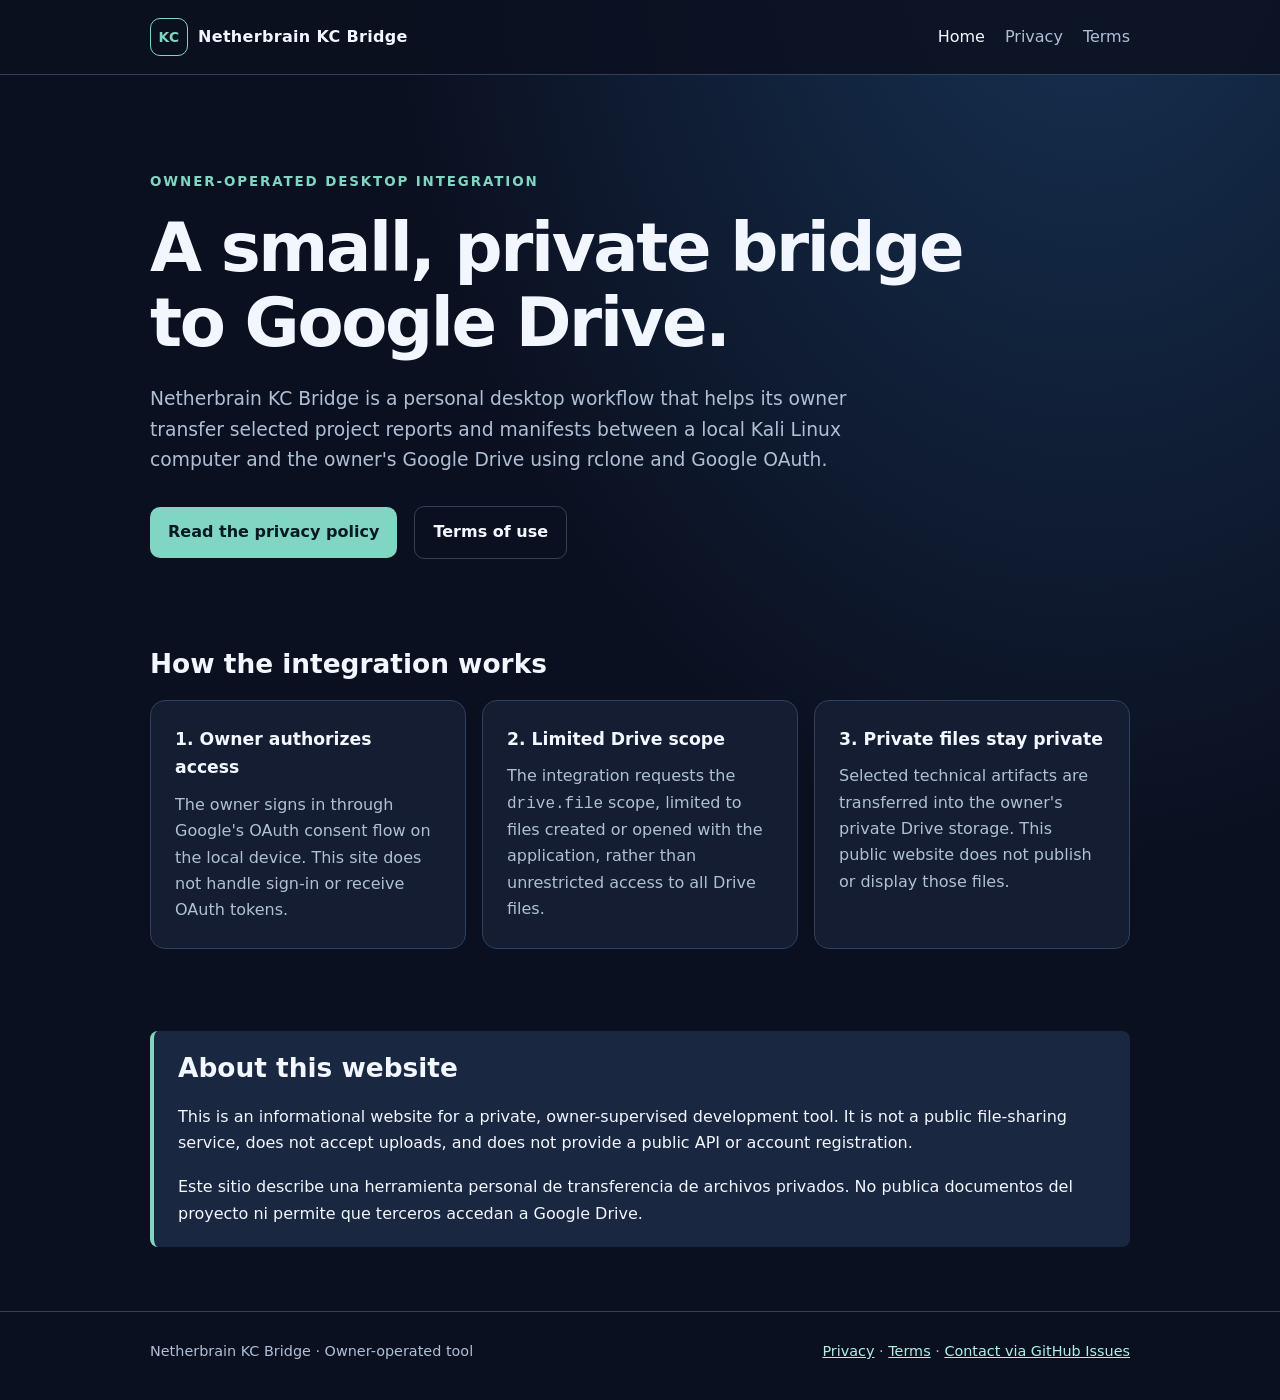
<file: index.html>
<!doctype html>
<html lang="en">
<head>
  <meta charset="utf-8">
  <meta name="viewport" content="width=device-width, initial-scale=1">
  <meta name="description" content="Netherbrain KC Bridge is an owner-operated desktop workflow for private Google Drive transfers using OAuth and rclone.">
  <title>Netherbrain KC Bridge — Private Google Drive workflow</title>
  <link rel="stylesheet" href="styles.css">
</head>
<body>
  <a class="skip-link" href="#main">Skip to content</a>
  <header>
    <div class="wrap header-inner">
      <a class="brand" href="index.html"><span>KC</span>Netherbrain KC Bridge</a>
      <nav aria-label="Primary navigation">
        <a href="index.html" aria-current="page">Home</a>
        <a href="privacy.html">Privacy</a>
        <a href="terms.html">Terms</a>
      </nav>
    </div>
  </header>
  <main id="main">
    <section class="wrap hero">
      <p class="eyebrow">Owner-operated desktop integration</p>
      <h1>A small, private bridge to Google Drive.</h1>
      <p class="lead">Netherbrain KC Bridge is a personal desktop workflow that helps its owner transfer selected project reports and manifests between a local Kali Linux computer and the owner's Google Drive using rclone and Google OAuth.</p>
      <a class="button" href="privacy.html">Read the privacy policy</a>
      <a class="button button-secondary" href="terms.html">Terms of use</a>
    </section>
    <section class="wrap section" aria-labelledby="how-it-works">
      <h2 id="how-it-works">How the integration works</h2>
      <div class="grid">
        <article class="card">
          <h3>1. Owner authorizes access</h3>
          <p>The owner signs in through Google's OAuth consent flow on the local device. This site does not handle sign-in or receive OAuth tokens.</p>
        </article>
        <article class="card">
          <h3>2. Limited Drive scope</h3>
          <p>The integration requests the <code>drive.file</code> scope, limited to files created or opened with the application, rather than unrestricted access to all Drive files.</p>
        </article>
        <article class="card">
          <h3>3. Private files stay private</h3>
          <p>Selected technical artifacts are transferred into the owner's private Drive storage. This public website does not publish or display those files.</p>
        </article>
      </div>
    </section>
    <section class="wrap section">
      <div class="notice">
        <h2>About this website</h2>
        <p>This is an informational website for a private, owner-supervised development tool. It is not a public file-sharing service, does not accept uploads, and does not provide a public API or account registration.</p>
        <p lang="es">Este sitio describe una herramienta personal de transferencia de archivos privados. No publica documentos del proyecto ni permite que terceros accedan a Google Drive.</p>
      </div>
    </section>
  </main>
  <footer>
    <div class="wrap footer-inner">
      <span>Netherbrain KC Bridge · Owner-operated tool</span>
      <span><a href="privacy.html">Privacy</a> · <a href="terms.html">Terms</a> · <a href="https://github.com/vivi680/vivi680.github.io/issues">Contact via GitHub Issues</a></span>
    </div>
  </footer>
</body>
</html>
</file>
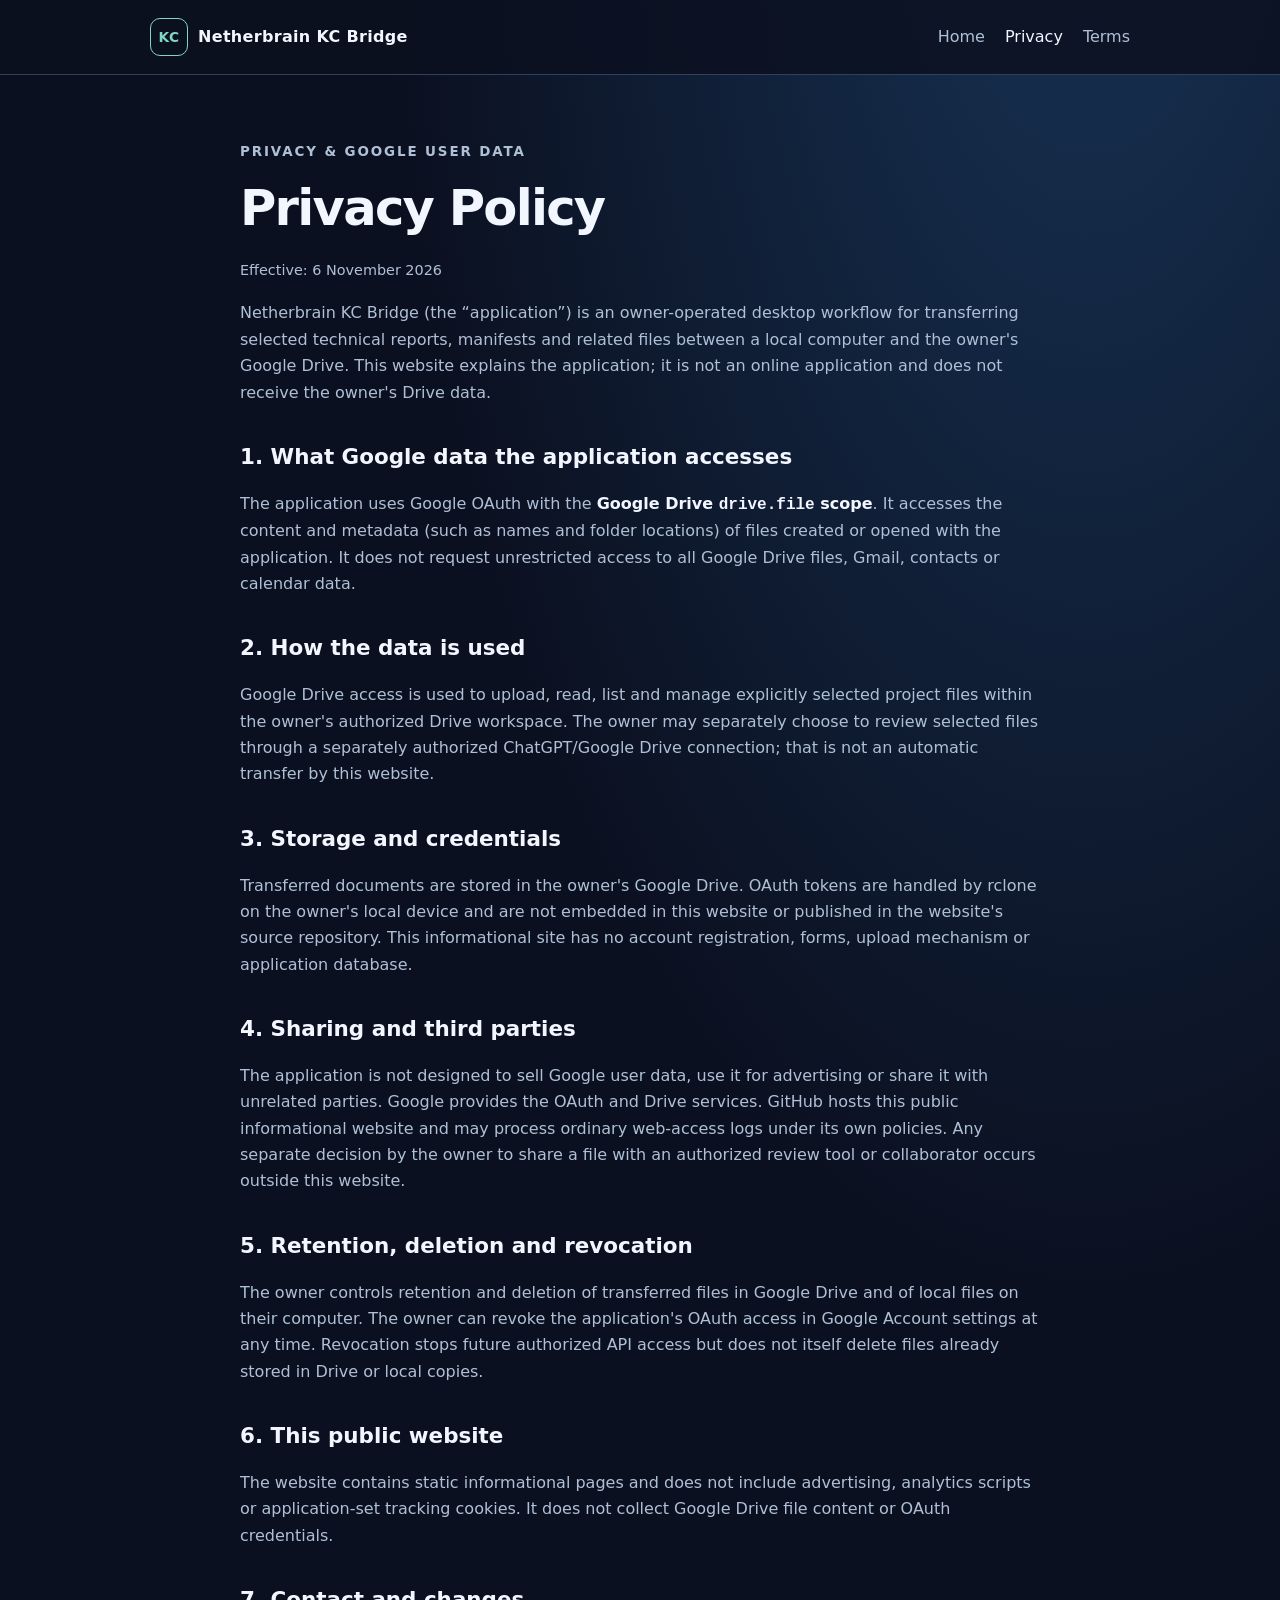
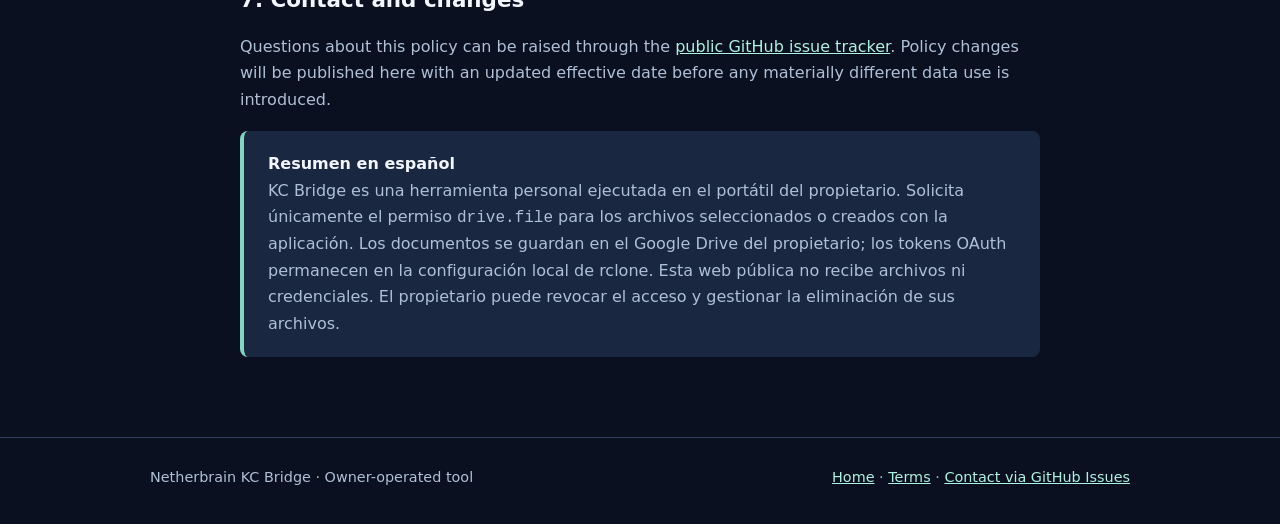
<file: privacy.html>
<!doctype html>
<html lang="en">
<head>
  <meta charset="utf-8">
  <meta name="viewport" content="width=device-width, initial-scale=1">
  <meta name="description" content="Privacy policy describing Google Drive data access and handling by Netherbrain KC Bridge.">
  <title>Privacy Policy — Netherbrain KC Bridge</title>
  <link rel="stylesheet" href="styles.css">
</head>
<body>
  <a class="skip-link" href="#main">Skip to content</a>
  <header>
    <div class="wrap header-inner">
      <a class="brand" href="index.html"><span>KC</span>Netherbrain KC Bridge</a>
      <nav aria-label="Primary navigation">
        <a href="index.html">Home</a>
        <a href="privacy.html" aria-current="page">Privacy</a>
        <a href="terms.html">Terms</a>
      </nav>
    </div>
  </header>
  <main id="main" class="wrap legal">
    <p class="eyebrow">Privacy &amp; Google user data</p>
    <h1>Privacy Policy</h1>
    <p class="updated">Effective: 6 November 2026</p>
    <p>Netherbrain KC Bridge (the “application”) is an owner-operated desktop workflow for transferring selected technical reports, manifests and related files between a local computer and the owner's Google Drive. This website explains the application; it is not an online application and does not receive the owner's Drive data.</p>

    <h2>1. What Google data the application accesses</h2>
    <p>The application uses Google OAuth with the <strong>Google Drive <code>drive.file</code> scope</strong>. It accesses the content and metadata (such as names and folder locations) of files created or opened with the application. It does not request unrestricted access to all Google Drive files, Gmail, contacts or calendar data.</p>

    <h2>2. How the data is used</h2>
    <p>Google Drive access is used to upload, read, list and manage explicitly selected project files within the owner's authorized Drive workspace. The owner may separately choose to review selected files through a separately authorized ChatGPT/Google Drive connection; that is not an automatic transfer by this website.</p>

    <h2>3. Storage and credentials</h2>
    <p>Transferred documents are stored in the owner's Google Drive. OAuth tokens are handled by rclone on the owner's local device and are not embedded in this website or published in the website's source repository. This informational site has no account registration, forms, upload mechanism or application database.</p>

    <h2>4. Sharing and third parties</h2>
    <p>The application is not designed to sell Google user data, use it for advertising or share it with unrelated parties. Google provides the OAuth and Drive services. GitHub hosts this public informational website and may process ordinary web-access logs under its own policies. Any separate decision by the owner to share a file with an authorized review tool or collaborator occurs outside this website.</p>

    <h2>5. Retention, deletion and revocation</h2>
    <p>The owner controls retention and deletion of transferred files in Google Drive and of local files on their computer. The owner can revoke the application's OAuth access in Google Account settings at any time. Revocation stops future authorized API access but does not itself delete files already stored in Drive or local copies.</p>

    <h2>6. This public website</h2>
    <p>The website contains static informational pages and does not include advertising, analytics scripts or application-set tracking cookies. It does not collect Google Drive file content or OAuth credentials.</p>

    <h2>7. Contact and changes</h2>
    <p>Questions about this policy can be raised through the <a href="https://github.com/vivi680/vivi680.github.io/issues">public GitHub issue tracker</a>. Policy changes will be published here with an updated effective date before any materially different data use is introduced.</p>

    <div class="notice" lang="es">
      <strong>Resumen en español</strong>
      <p>KC Bridge es una herramienta personal ejecutada en el portátil del propietario. Solicita únicamente el permiso <code>drive.file</code> para los archivos seleccionados o creados con la aplicación. Los documentos se guardan en el Google Drive del propietario; los tokens OAuth permanecen en la configuración local de rclone. Esta web pública no recibe archivos ni credenciales. El propietario puede revocar el acceso y gestionar la eliminación de sus archivos.</p>
    </div>
  </main>
  <footer>
    <div class="wrap footer-inner">
      <span>Netherbrain KC Bridge · Owner-operated tool</span>
      <span><a href="index.html">Home</a> · <a href="terms.html">Terms</a> · <a href="https://github.com/vivi680/vivi680.github.io/issues">Contact via GitHub Issues</a></span>
    </div>
  </footer>
</body>
</html>
</file>
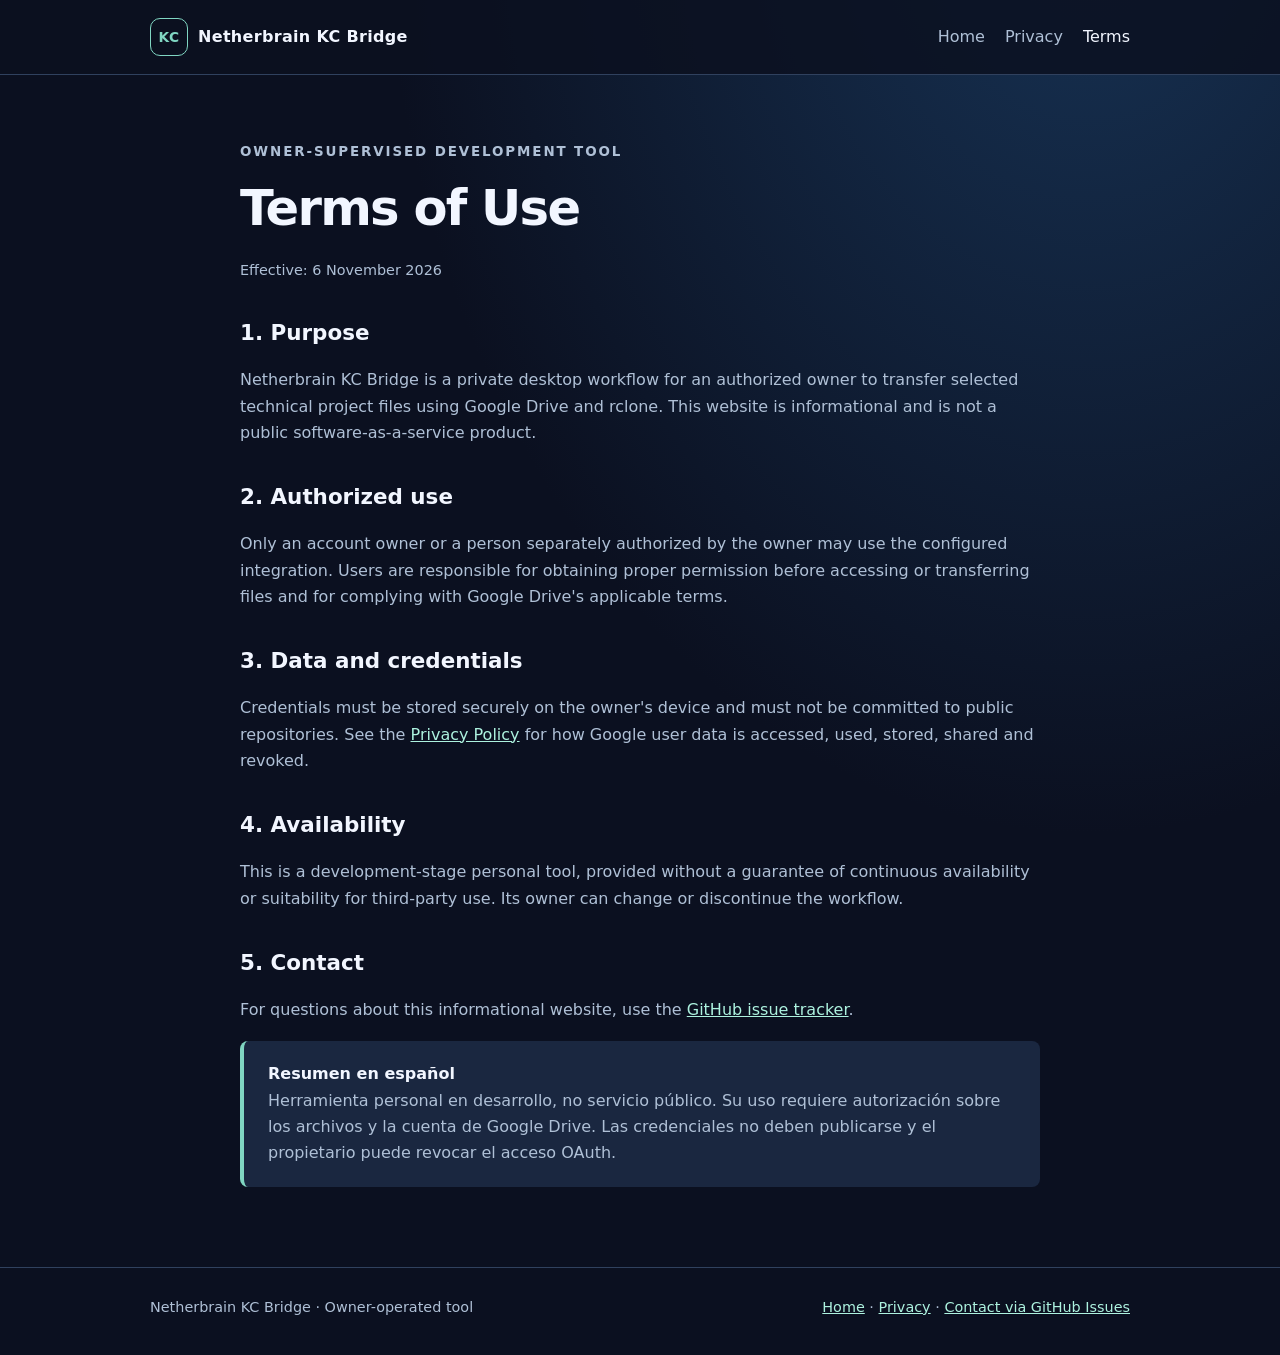
<file: terms.html>
<!doctype html>
<html lang="en">
<head>
  <meta charset="utf-8">
  <meta name="viewport" content="width=device-width, initial-scale=1">
  <meta name="description" content="Terms of use for the Netherbrain KC Bridge owner-operated desktop workflow.">
  <title>Terms of Use — Netherbrain KC Bridge</title>
  <link rel="stylesheet" href="styles.css">
</head>
<body>
  <a class="skip-link" href="#main">Skip to content</a>
  <header>
    <div class="wrap header-inner">
      <a class="brand" href="index.html"><span>KC</span>Netherbrain KC Bridge</a>
      <nav aria-label="Primary navigation">
        <a href="index.html">Home</a>
        <a href="privacy.html">Privacy</a>
        <a href="terms.html" aria-current="page">Terms</a>
      </nav>
    </div>
  </header>
  <main id="main" class="wrap legal">
    <p class="eyebrow">Owner-supervised development tool</p>
    <h1>Terms of Use</h1>
    <p class="updated">Effective: 6 November 2026</p>
    <h2>1. Purpose</h2>
    <p>Netherbrain KC Bridge is a private desktop workflow for an authorized owner to transfer selected technical project files using Google Drive and rclone. This website is informational and is not a public software-as-a-service product.</p>
    <h2>2. Authorized use</h2>
    <p>Only an account owner or a person separately authorized by the owner may use the configured integration. Users are responsible for obtaining proper permission before accessing or transferring files and for complying with Google Drive's applicable terms.</p>
    <h2>3. Data and credentials</h2>
    <p>Credentials must be stored securely on the owner's device and must not be committed to public repositories. See the <a href="privacy.html">Privacy Policy</a> for how Google user data is accessed, used, stored, shared and revoked.</p>
    <h2>4. Availability</h2>
    <p>This is a development-stage personal tool, provided without a guarantee of continuous availability or suitability for third-party use. Its owner can change or discontinue the workflow.</p>
    <h2>5. Contact</h2>
    <p>For questions about this informational website, use the <a href="https://github.com/vivi680/vivi680.github.io/issues">GitHub issue tracker</a>.</p>
    <div class="notice" lang="es">
      <strong>Resumen en español</strong>
      <p>Herramienta personal en desarrollo, no servicio público. Su uso requiere autorización sobre los archivos y la cuenta de Google Drive. Las credenciales no deben publicarse y el propietario puede revocar el acceso OAuth.</p>
    </div>
  </main>
  <footer>
    <div class="wrap footer-inner">
      <span>Netherbrain KC Bridge · Owner-operated tool</span>
      <span><a href="index.html">Home</a> · <a href="privacy.html">Privacy</a> · <a href="https://github.com/vivi680/vivi680.github.io/issues">Contact via GitHub Issues</a></span>
    </div>
  </footer>
</body>
</html>
</file>
<file: styles.css>
:root {
  color-scheme: dark;
  --bg: #0b1020;
  --surface: #141d31;
  --surface-2: #1a2740;
  --text: #f2f6ff;
  --muted: #afc0d6;
  --line: #30415e;
  --accent: #80d6c2;
  --accent-strong: #adf2df;
}

* { box-sizing: border-box; }

html { scroll-behavior: smooth; }

body {
  margin: 0;
  background: radial-gradient(ellipse at 85% -10%, #173355 0, transparent 46%), var(--bg);
  color: var(--text);
  font: 16px/1.65 system-ui, -apple-system, BlinkMacSystemFont, "Segoe UI", sans-serif;
}

a { color: var(--accent-strong); }
a:hover { color: white; }
a:focus-visible { outline: 2px solid var(--accent); outline-offset: 4px; }

.skip-link {
  position: absolute;
  top: -100px;
  left: 12px;
  background: var(--accent);
  color: #081421;
  padding: 10px 16px;
}
.skip-link:focus { top: 12px; }

.wrap { width: min(100% - 48px, 980px); margin: 0 auto; }

header {
  border-bottom: 1px solid var(--line);
  background: rgb(11 16 32 / 84%);
}

.header-inner {
  display: flex;
  flex-wrap: wrap;
  align-items: center;
  justify-content: space-between;
  gap: 20px;
  padding: 18px 0;
}

.brand {
  color: var(--text);
  font-weight: 720;
  text-decoration: none;
  letter-spacing: .02em;
}
.brand span {
  display: inline-grid;
  place-items: center;
  width: 38px;
  height: 38px;
  margin-right: 10px;
  border: 1px solid var(--accent);
  border-radius: 10px;
  color: var(--accent);
  font-size: .86rem;
}

nav { display: flex; gap: 20px; flex-wrap: wrap; }
nav a { color: var(--muted); text-decoration: none; }
nav a[aria-current="page"], nav a:hover { color: var(--text); }

main { min-height: 70vh; }
.hero { padding: 96px 0 70px; }
.eyebrow { color: var(--accent); font-size: .84rem; font-weight: 700; letter-spacing: .14em; text-transform: uppercase; }
h1 { font-size: clamp(2.2rem, 6vw, 4.2rem); line-height: 1.12; letter-spacing: -.035em; margin: 12px 0 22px; max-width: 850px; }
h2 { font-size: 1.65rem; line-height: 1.25; margin: 0 0 20px; }
h3 { font-size: 1.08rem; margin: 0 0 10px; }
p { margin: 0 0 18px; }
.lead { color: var(--muted); font-size: 1.17rem; max-width: 740px; }

.button {
  display: inline-block;
  margin: 12px 12px 0 0;
  padding: 12px 18px;
  border-radius: 10px;
  background: var(--accent);
  color: #071923;
  font-weight: 700;
  text-decoration: none;
}
.button:hover { background: var(--accent-strong); color: #071923; }
.button-secondary { background: transparent; color: var(--text); border: 1px solid var(--line); }
.button-secondary:hover { color: var(--accent); background: var(--surface); }

.section { padding: 18px 0 64px; }
.grid { display: grid; grid-template-columns: repeat(3, minmax(0, 1fr)); gap: 16px; }
.card { padding: 24px; border: 1px solid var(--line); border-radius: 15px; background: var(--surface); }
.card p { color: var(--muted); margin: 0; }

.notice { padding: 20px 24px; border-left: 4px solid var(--accent); background: var(--surface-2); border-radius: 8px; }
.notice p:last-child { margin-bottom: 0; }
.legal { max-width: 800px; padding: 66px 0 80px; }
.legal h1 { font-size: clamp(2rem, 5vw, 3.1rem); }
.legal h2 { margin-top: 38px; font-size: 1.34rem; }
.legal p, .legal li { color: var(--muted); }
.legal strong { color: var(--text); }
.legal ul { padding-left: 24px; }
.updated { color: var(--accent); font-size: .9rem; }

footer { border-top: 1px solid var(--line); padding: 28px 0 36px; color: var(--muted); font-size: .9rem; }
footer .footer-inner { display: flex; gap: 12px 24px; flex-wrap: wrap; justify-content: space-between; }

@media (max-width: 660px) {
  .wrap { width: min(100% - 32px, 980px); }
  .hero { padding: 60px 0 42px; }
  .grid { grid-template-columns: 1fr; }
  .card { padding: 20px; }
}
</file>
